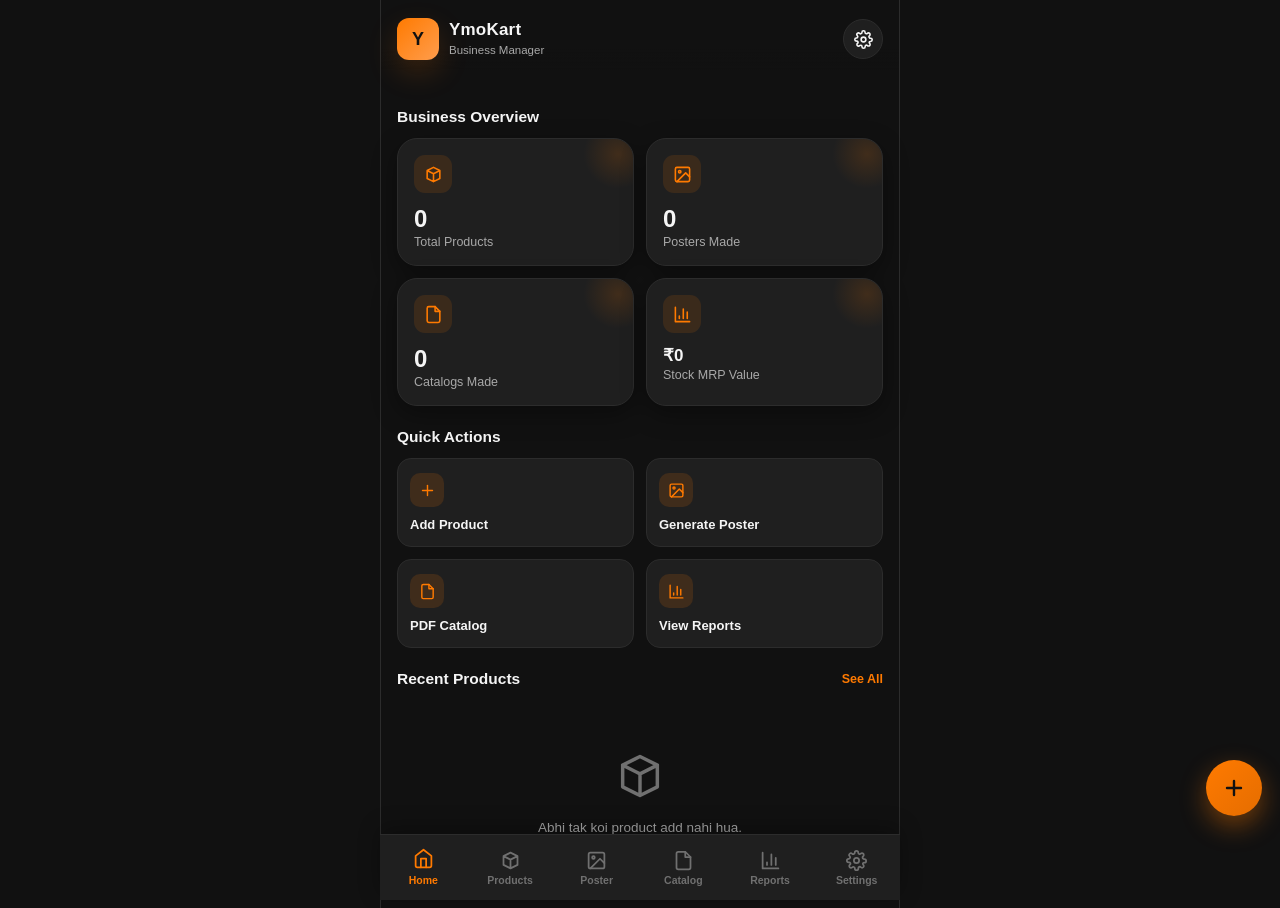
<file: index.html>
<!DOCTYPE html>
<html lang="en">
<head>
<meta charset="UTF-8">
<meta name="viewport" content="width=device-width, initial-scale=1.0, maximum-scale=1.0, viewport-fit=cover">
<title>YmoKart Business Manager</title>
<link rel="icon" type="image/svg+xml" href="assets/icons/app-icon.svg">
<link rel="stylesheet" href="style.css">
</head>
<body>
<div class="app">

  <!-- ===== Header ===== -->
  <div class="header">
    <div class="header-row">
      <div class="brand">
        <div class="brand-logo">Y</div>
        <div class="brand-text">
          <h1>YmoKart</h1>
          <span>Business Manager</span>
        </div>
      </div>
      <a href="settings.html" class="header-icon-btn" aria-label="Settings">
        <svg viewBox="0 0 24 24" fill="none" stroke-width="2" stroke-linecap="round" stroke-linejoin="round">
          <circle cx="12" cy="12" r="3"></circle>
          <path d="M19.4 15a1.65 1.65 0 00.33 1.82l.06.06a2 2 0 11-2.83 2.83l-.06-.06a1.65 1.65 0 00-1.82-.33 1.65 1.65 0 00-1 1.51V21a2 2 0 01-4 0v-.09A1.65 1.65 0 009 19.4a1.65 1.65 0 00-1.82.33l-.06.06a2 2 0 11-2.83-2.83l.06-.06A1.65 1.65 0 005 15a1.65 1.65 0 00-1.51-1H3a2 2 0 010-4h.09A1.65 1.65 0 004.6 9a1.65 1.65 0 00-.33-1.82l-.06-.06a2 2 0 112.83-2.83l.06.06A1.65 1.65 0 009 4.6a1.65 1.65 0 001-1.51V3a2 2 0 014 0v.09a1.65 1.65 0 001 1.51 1.65 1.65 0 001.82-.33l.06-.06a2 2 0 112.83 2.83l-.06.06A1.65 1.65 0 0019 9c.11.36.3.68.6.95.3.27.66.44 1.05.5H21a2 2 0 010 4h-.09a1.65 1.65 0 00-1.51 1z"></path>
        </svg>
      </a>
    </div>
  </div>

  <div class="page">

    <!-- ===== Overview Stats ===== -->
    <div class="section-heading">
      <h2>Business Overview</h2>
    </div>
    <div class="stats-grid">
      <div class="stat-card">
        <div class="icon-badge">
          <svg viewBox="0 0 24 24" fill="none" stroke-width="2" stroke-linecap="round" stroke-linejoin="round"><path d="M20 7l-8-4-8 4m16 0l-8 4m8-4v10l-8 4m0-10L4 7m8 4v10M4 7v10l8 4"></path></svg>
        </div>
        <div class="stat-value" id="statTotalProducts">0</div>
        <div class="stat-label">Total Products</div>
      </div>
      <div class="stat-card">
        <div class="icon-badge">
          <svg viewBox="0 0 24 24" fill="none" stroke-width="2" stroke-linecap="round" stroke-linejoin="round"><rect x="3" y="3" width="18" height="18" rx="2"></rect><circle cx="8.5" cy="8.5" r="1.5"></circle><path d="M21 15l-5-5L5 21"></path></svg>
        </div>
        <div class="stat-value" id="statPosters">0</div>
        <div class="stat-label">Posters Made</div>
      </div>
      <div class="stat-card">
        <div class="icon-badge">
          <svg viewBox="0 0 24 24" fill="none" stroke-width="2" stroke-linecap="round" stroke-linejoin="round"><path d="M14 2H6a2 2 0 00-2 2v16a2 2 0 002 2h12a2 2 0 002-2V8z"></path><path d="M14 2v6h6"></path></svg>
        </div>
        <div class="stat-value" id="statCatalog">0</div>
        <div class="stat-label">Catalogs Made</div>
      </div>
      <div class="stat-card">
        <div class="icon-badge">
          <svg viewBox="0 0 24 24" fill="none" stroke-width="2" stroke-linecap="round" stroke-linejoin="round"><path d="M3 3v18h18"></path><path d="M18 17V9M13 17V5M8 17v-3"></path></svg>
        </div>
        <div class="stat-value" id="statReportsValue" style="font-size:17px;">₹0</div>
        <div class="stat-label">Stock MRP Value</div>
      </div>
    </div>

    <!-- ===== Quick Actions ===== -->
    <div class="section-heading">
      <h2>Quick Actions</h2>
    </div>
    <div class="quick-actions">
      <a href="products.html?new=1" class="quick-action">
        <div class="qa-icon">
          <svg viewBox="0 0 24 24" fill="none" stroke-width="2" stroke-linecap="round" stroke-linejoin="round"><line x1="12" y1="5" x2="12" y2="19"></line><line x1="5" y1="12" x2="19" y2="12"></line></svg>
        </div>
        <span>Add Product</span>
      </a>
      <a href="poster.html" class="quick-action">
        <div class="qa-icon">
          <svg viewBox="0 0 24 24" fill="none" stroke-width="2" stroke-linecap="round" stroke-linejoin="round"><rect x="3" y="3" width="18" height="18" rx="2"></rect><circle cx="8.5" cy="8.5" r="1.5"></circle><path d="M21 15l-5-5L5 21"></path></svg>
        </div>
        <span>Generate Poster</span>
      </a>
      <a href="catalog.html" class="quick-action">
        <div class="qa-icon">
          <svg viewBox="0 0 24 24" fill="none" stroke-width="2" stroke-linecap="round" stroke-linejoin="round"><path d="M14 2H6a2 2 0 00-2 2v16a2 2 0 002 2h12a2 2 0 002-2V8z"></path><path d="M14 2v6h6"></path></svg>
        </div>
        <span>PDF Catalog</span>
      </a>
      <a href="reports.html" class="quick-action">
        <div class="qa-icon">
          <svg viewBox="0 0 24 24" fill="none" stroke-width="2" stroke-linecap="round" stroke-linejoin="round"><path d="M3 3v18h18"></path><path d="M18 17V9M13 17V5M8 17v-3"></path></svg>
        </div>
        <span>View Reports</span>
      </a>
    </div>

    <!-- ===== Recent Products ===== -->
    <div class="section-heading">
      <h2>Recent Products</h2>
      <a href="products.html">See All</a>
    </div>
    <div id="recentProductsList" class="product-list"></div>

  </div>

  <!-- ===== FAB ===== -->
  <a href="products.html?new=1" class="fab" aria-label="Add Product">
    <svg viewBox="0 0 24 24" fill="none" stroke-width="2.4" stroke-linecap="round" stroke-linejoin="round"><line x1="12" y1="5" x2="12" y2="19"></line><line x1="5" y1="12" x2="19" y2="12"></line></svg>
  </a>

  <!-- ===== Bottom Navigation ===== -->
  <nav class="bottom-nav">
    <a href="index.html" class="nav-item" data-page="index.html">
      <svg viewBox="0 0 24 24" fill="none" stroke-width="2" stroke-linecap="round" stroke-linejoin="round"><path d="M3 9l9-7 9 7v11a2 2 0 01-2 2H5a2 2 0 01-2-2z"></path><path d="M9 22V12h6v10"></path></svg>
      <span>Home</span>
    </a>
    <a href="products.html" class="nav-item" data-page="products.html">
      <svg viewBox="0 0 24 24" fill="none" stroke-width="2" stroke-linecap="round" stroke-linejoin="round"><path d="M20 7l-8-4-8 4m16 0l-8 4m8-4v10l-8 4m0-10L4 7m8 4v10M4 7v10l8 4"></path></svg>
      <span>Products</span>
    </a>
    <a href="poster.html" class="nav-item" data-page="poster.html">
      <svg viewBox="0 0 24 24" fill="none" stroke-width="2" stroke-linecap="round" stroke-linejoin="round"><rect x="3" y="3" width="18" height="18" rx="2"></rect><circle cx="8.5" cy="8.5" r="1.5"></circle><path d="M21 15l-5-5L5 21"></path></svg>
      <span>Poster</span>
    </a>
    <a href="catalog.html" class="nav-item" data-page="catalog.html">
      <svg viewBox="0 0 24 24" fill="none" stroke-width="2" stroke-linecap="round" stroke-linejoin="round"><path d="M14 2H6a2 2 0 00-2 2v16a2 2 0 002 2h12a2 2 0 002-2V8z"></path><path d="M14 2v6h6"></path></svg>
      <span>Catalog</span>
    </a>
    <a href="reports.html" class="nav-item" data-page="reports.html">
      <svg viewBox="0 0 24 24" fill="none" stroke-width="2" stroke-linecap="round" stroke-linejoin="round"><path d="M3 3v18h18"></path><path d="M18 17V9M13 17V5M8 17v-3"></path></svg>
      <span>Reports</span>
    </a>
    <a href="settings.html" class="nav-item" data-page="settings.html">
      <svg viewBox="0 0 24 24" fill="none" stroke-width="2" stroke-linecap="round" stroke-linejoin="round"><circle cx="12" cy="12" r="3"></circle><path d="M19.4 15a1.65 1.65 0 00.33 1.82l.06.06a2 2 0 11-2.83 2.83l-.06-.06a1.65 1.65 0 00-1.82-.33 1.65 1.65 0 00-1 1.51V21a2 2 0 01-4 0v-.09A1.65 1.65 0 009 19.4a1.65 1.65 0 00-1.82.33l-.06.06a2 2 0 11-2.83-2.83l.06-.06A1.65 1.65 0 005 15a1.65 1.65 0 00-1.51-1H3a2 2 0 010-4h.09A1.65 1.65 0 004.6 9a1.65 1.65 0 00-.33-1.82l-.06-.06a2 2 0 112.83-2.83l.06.06A1.65 1.65 0 009 4.6a1.65 1.65 0 001-1.51V3a2 2 0 014 0v.09a1.65 1.65 0 001 1.51 1.65 1.65 0 001.82-.33l.06-.06a2 2 0 112.83 2.83l-.06.06A1.65 1.65 0 0019 9c.11.36.3.68.6.95.3.27.66.44 1.05.5H21a2 2 0 010 4h-.09a1.65 1.65 0 00-1.51 1z"></path></svg>
      <span>Settings</span>
    </a>
  </nav>

</div>

<script src="storage.js"></script>
<script src="app.js"></script>
</body>
</html>
</file>
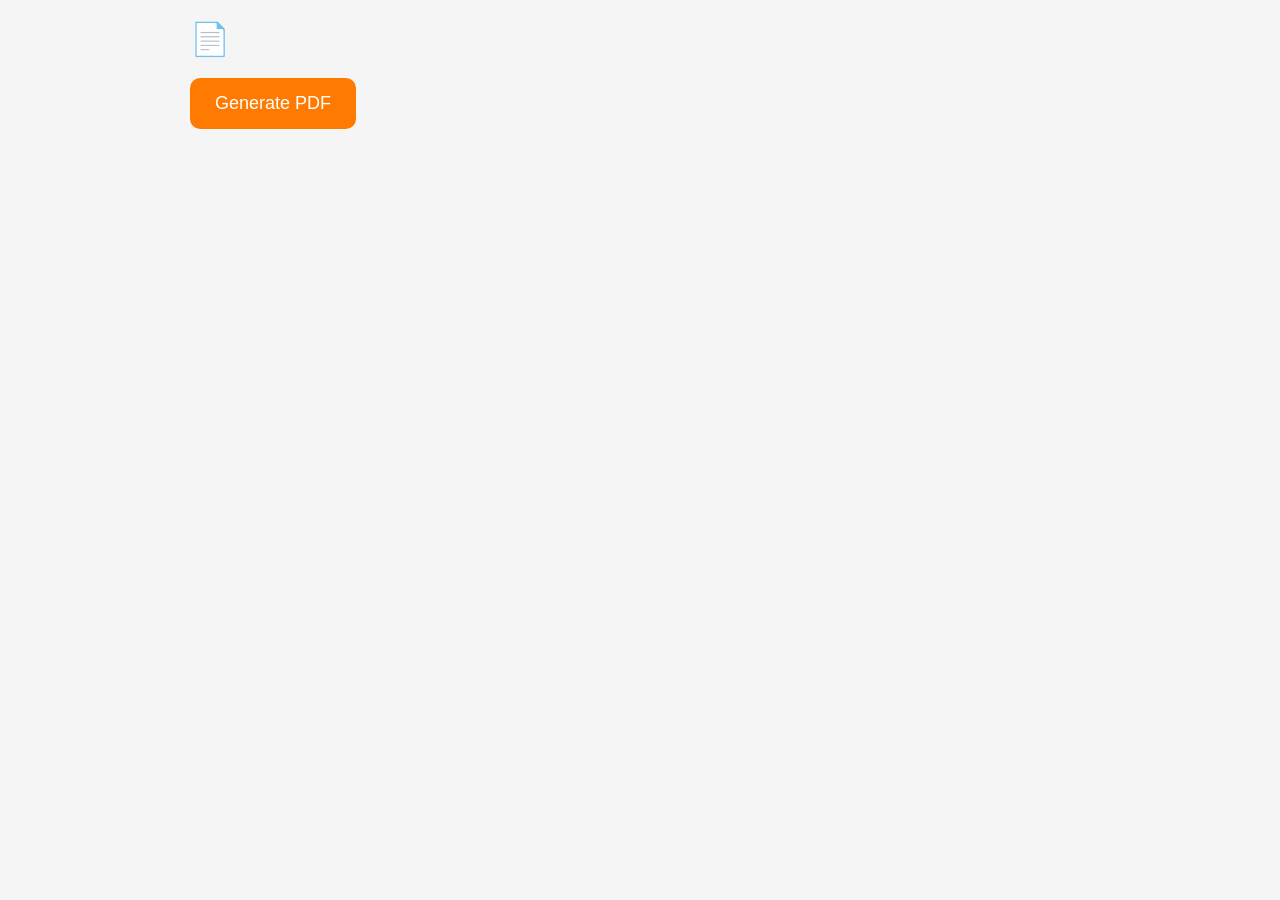
<file: catalog.html>
<!DOCTYPE html>
<html lang="en">
<head>
<meta charset="UTF-8">
<meta name="viewport" content="width=device-width, initial-scale=1.0">
<title>PDF Catalog</title>

<link rel="stylesheet" href="style.css">

<style>
body{
background:#f5f5f5;
font-family:Arial,sans-serif;
padding:20px;
}

.container{
max-width:900px;
margin:auto;
}

h1{
margin-bottom:20px;
}

button{
background:#ff7a00;
color:#fff;
border:none;
padding:15px 25px;
border-radius:10px;
font-size:18px;
cursor:pointer;
}

.product{
background:#fff;
padding:15px;
margin-top:15px;
border-radius:12px;
box-shadow:0 4px 15px rgba(0,0,0,.1);
}
</style>

</head>

<body>

<div class="container">

<h1>📄 PDF Catalog</h1>

<button onclick="alert('PDF Generator Coming Next Update')">
Generate PDF
</button>

<div id="products"></div>

</div>

<script>

let products=JSON.parse(localStorage.getItem("products"))||[];

let html="";

products.forEach(function(p){

html+=`
<div class="product">

<h2>${p.name||"Product"}</h2>

<p>Brand : ${p.brand||""}</p>

<p>Art : ${p.art||""}</p>

<p>MRP : ₹${p.mrp||0}</p>

</div>
`;

});

document.getElementById("products").innerHTML=html;

</script>

</body>
</html>
</file>
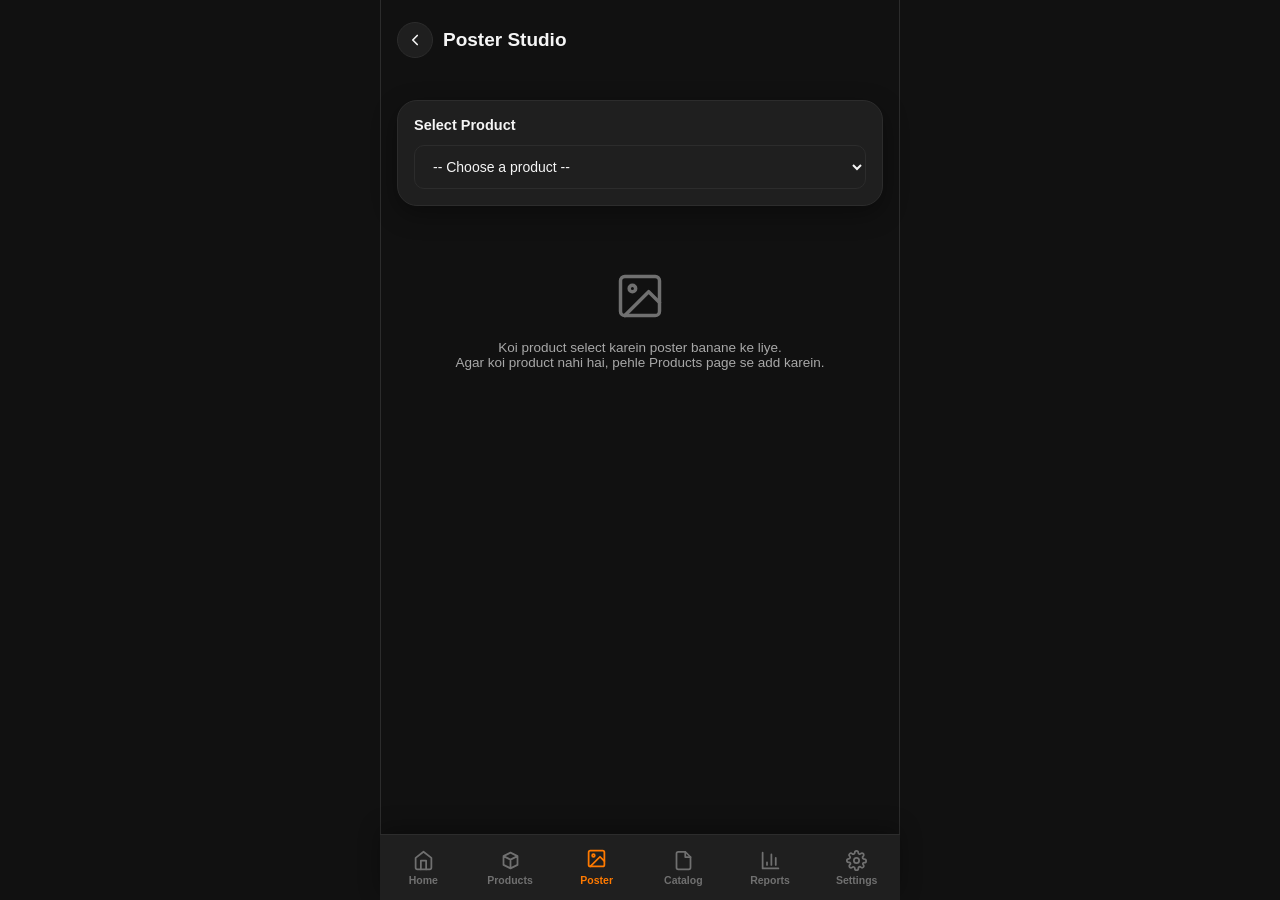
<file: poster.html>
<!DOCTYPE html>
<html lang="en">
<head>
<meta charset="UTF-8">
<meta name="viewport" content="width=device-width, initial-scale=1.0, maximum-scale=1.0, viewport-fit=cover">
<title>Poster Studio — YmoKart Business Manager</title>
<link rel="icon" type="image/svg+xml" href="assets/icons/app-icon.svg">
<link rel="stylesheet" href="style.css">
</head>
<body>
<div class="app">

  <div class="header">
    <div class="page-title-row">
      <a href="index.html" class="back-btn">
        <svg viewBox="0 0 24 24" fill="none" stroke-width="2.2" stroke-linecap="round" stroke-linejoin="round"><path d="M15 18l-6-6 6-6"></path></svg>
      </a>
      <h1>Poster Studio</h1>
    </div>
  </div>

  <div class="page">

    <div class="card">
      <h3>Select Product</h3>
      <select id="productSelect" class="form-control">
        <option value="">-- Choose a product --</option>
      </select>
    </div>

    <div id="noProductState" class="empty-state hidden">
      <svg viewBox="0 0 24 24" fill="none" stroke-width="1.6" stroke-linecap="round" stroke-linejoin="round"><rect x="3" y="3" width="18" height="18" rx="2"></rect><circle cx="8.5" cy="8.5" r="1.5"></circle><path d="M21 15l-5-5L5 21"></path></svg>
      <p>Koi product select karein poster banane ke liye.<br>Agar koi product nahi hai, pehle Products page se add karein.</p>
    </div>

    <div id="posterArea" class="hidden">
      <div class="poster-preview-wrap">
        <canvas id="posterCanvas" width="800" height="1000"></canvas>
      </div>

      <button id="generateBtn" class="btn btn-outline mb-8">
        <svg viewBox="0 0 24 24" fill="none" stroke-width="2" stroke-linecap="round" stroke-linejoin="round"><path d="M21 12a9 9 0 11-3-6.7"></path><path d="M21 3v6h-6"></path></svg>
        Regenerate Poster
      </button>
      <button id="downloadBtn" class="btn btn-primary">
        <svg viewBox="0 0 24 24" fill="none" stroke-width="2" stroke-linecap="round" stroke-linejoin="round"><path d="M21 15v4a2 2 0 01-2 2H5a2 2 0 01-2-2v-4"></path><path d="M7 10l5 5 5-5"></path><path d="M12 15V3"></path></svg>
        Download PNG
      </button>
    </div>

  </div>

  <!-- ===== Bottom Navigation ===== -->
  <nav class="bottom-nav">
    <a href="index.html" class="nav-item" data-page="index.html">
      <svg viewBox="0 0 24 24" fill="none" stroke-width="2" stroke-linecap="round" stroke-linejoin="round"><path d="M3 9l9-7 9 7v11a2 2 0 01-2 2H5a2 2 0 01-2-2z"></path><path d="M9 22V12h6v10"></path></svg>
      <span>Home</span>
    </a>
    <a href="products.html" class="nav-item" data-page="products.html">
      <svg viewBox="0 0 24 24" fill="none" stroke-width="2" stroke-linecap="round" stroke-linejoin="round"><path d="M20 7l-8-4-8 4m16 0l-8 4m8-4v10l-8 4m0-10L4 7m8 4v10M4 7v10l8 4"></path></svg>
      <span>Products</span>
    </a>
    <a href="poster.html" class="nav-item" data-page="poster.html">
      <svg viewBox="0 0 24 24" fill="none" stroke-width="2" stroke-linecap="round" stroke-linejoin="round"><rect x="3" y="3" width="18" height="18" rx="2"></rect><circle cx="8.5" cy="8.5" r="1.5"></circle><path d="M21 15l-5-5L5 21"></path></svg>
      <span>Poster</span>
    </a>
    <a href="catalog.html" class="nav-item" data-page="catalog.html">
      <svg viewBox="0 0 24 24" fill="none" stroke-width="2" stroke-linecap="round" stroke-linejoin="round"><path d="M14 2H6a2 2 0 00-2 2v16a2 2 0 002 2h12a2 2 0 002-2V8z"></path><path d="M14 2v6h6"></path></svg>
      <span>Catalog</span>
    </a>
    <a href="reports.html" class="nav-item" data-page="reports.html">
      <svg viewBox="0 0 24 24" fill="none" stroke-width="2" stroke-linecap="round" stroke-linejoin="round"><path d="M3 3v18h18"></path><path d="M18 17V9M13 17V5M8 17v-3"></path></svg>
      <span>Reports</span>
    </a>
    <a href="settings.html" class="nav-item" data-page="settings.html">
      <svg viewBox="0 0 24 24" fill="none" stroke-width="2" stroke-linecap="round" stroke-linejoin="round"><circle cx="12" cy="12" r="3"></circle><path d="M19.4 15a1.65 1.65 0 00.33 1.82l.06.06a2 2 0 11-2.83 2.83l-.06-.06a1.65 1.65 0 00-1.82-.33 1.65 1.65 0 00-1 1.51V21a2 2 0 01-4 0v-.09A1.65 1.65 0 009 19.4a1.65 1.65 0 00-1.82.33l-.06.06a2 2 0 11-2.83-2.83l.06-.06A1.65 1.65 0 005 15a1.65 1.65 0 00-1.51-1H3a2 2 0 010-4h.09A1.65 1.65 0 004.6 9a1.65 1.65 0 00-.33-1.82l-.06-.06a2 2 0 112.83-2.83l.06.06A1.65 1.65 0 009 4.6a1.65 1.65 0 001-1.51V3a2 2 0 014 0v.09a1.65 1.65 0 001 1.51 1.65 1.65 0 001.82-.33l.06-.06a2 2 0 112.83 2.83l-.06.06A1.65 1.65 0 0019 9c.11.36.3.68.6.95.3.27.66.44 1.05.5H21a2 2 0 010 4h-.09a1.65 1.65 0 00-1.51 1z"></path></svg>
      <span>Settings</span>
    </a>
  </nav>

</div>

<script src="storage.js"></script>
<script src="app.js"></script>
<script>
/* =========================================================
   Poster Studio — canvas based premium poster generator
   ========================================================= */

const productSelect = document.getElementById('productSelect');
const posterArea = document.getElementById('posterArea');
const noProductState = document.getElementById('noProductState');
const canvas = document.getElementById('posterCanvas');
const ctx = canvas.getContext('2d');
let posterProducts = [];

function loadProductOptions(){
  posterProducts = DB.getProducts();
  if(posterProducts.length === 0){
    noProductState.classList.remove('hidden');
    posterArea.classList.add('hidden');
    return;
  }
  productSelect.innerHTML = '<option value="">-- Choose a product --</option>' +
    posterProducts.map(p => `<option value="${p.id}">${escapeHTML(p.name)} (${escapeHTML(p.art || '-')})</option>`).join('');
}

function roundRect(c, x, y, w, h, r){
  c.beginPath();
  c.moveTo(x + r, y);
  c.arcTo(x + w, y, x + w, y + h, r);
  c.arcTo(x + w, y + h, x, y + h, r);
  c.arcTo(x, y + h, x, y, r);
  c.arcTo(x, y, x + w, y, r);
  c.closePath();
}

function loadImage(src){
  return new Promise((resolve, reject) => {
    const img = new Image();
    img.onload = () => resolve(img);
    img.onerror = reject;
    img.src = src;
  });
}

async function drawPoster(product){
  const W = canvas.width, H = canvas.height;

  // Premium beige background with subtle gradient
  const bgGrad = ctx.createLinearGradient(0, 0, 0, H);
  bgGrad.addColorStop(0, '#f7efe1');
  bgGrad.addColorStop(1, '#efe3cd');
  ctx.fillStyle = bgGrad;
  ctx.fillRect(0, 0, W, H);

  // Decorative orange corner accent
  ctx.fillStyle = '#ff7a00';
  roundRect(ctx, 0, 0, 220, 10, 5);
  ctx.fill();

  // Brand header
  ctx.fillStyle = '#1c1c1c';
  ctx.font = '700 34px Segoe UI, Arial, sans-serif';
  ctx.textAlign = 'left';
  ctx.fillText(product.brand || 'YmoKart', 50, 90);
  ctx.fillStyle = '#ff7a00';
  ctx.font = '600 20px Segoe UI, Arial, sans-serif';
  ctx.fillText('PREMIUM COLLECTION', 50, 122);

  // Product image card with soft shadow
  const cardX = 90, cardY = 170, cardW = W - 180, cardH = 460;
  ctx.save();
  ctx.shadowColor = 'rgba(0,0,0,0.25)';
  ctx.shadowBlur = 40;
  ctx.shadowOffsetY = 18;
  ctx.fillStyle = '#ffffff';
  roundRect(ctx, cardX, cardY, cardW, cardH, 28);
  ctx.fill();
  ctx.restore();

  if(product.image){
    try{
      const img = await loadImage(product.image);
      const pad = 30;
      const boxW = cardW - pad * 2, boxH = cardH - pad * 2;
      const scale = Math.min(boxW / img.width, boxH / img.height);
      const dw = img.width * scale, dh = img.height * scale;
      const dx = cardX + (cardW - dw) / 2;
      const dy = cardY + (cardH - dh) / 2;
      ctx.save();
      roundRect(ctx, cardX + 8, cardY + 8, cardW - 16, cardH - 16, 22);
      ctx.clip();
      ctx.drawImage(img, dx, dy, dw, dh);
      ctx.restore();
    }catch(e){
      ctx.fillStyle = '#999';
      ctx.font = '20px Segoe UI, Arial, sans-serif';
      ctx.textAlign = 'center';
      ctx.fillText('Image not available', cardX + cardW / 2, cardY + cardH / 2);
      ctx.textAlign = 'left';
    }
  }

  // Product name
  ctx.fillStyle = '#1c1c1c';
  ctx.font = '700 30px Segoe UI, Arial, sans-serif';
  ctx.textAlign = 'left';
  wrapText(ctx, product.name || 'Product', 50, 690, W - 100, 36);

  // Detail chips row (ART / Color / Size)
  const chips = [
    { label: 'ART', value: product.art || '-' },
    { label: 'Color', value: product.color || '-' },
    { label: 'Size', value: product.size || '-' }
  ];
  let chipX = 50;
  const chipY = 730;
  chips.forEach(chip => {
    ctx.font = '600 16px Segoe UI, Arial, sans-serif';
    const label = `${chip.label}: `;
    const value = chip.value;
    const text = label + value;
    const textWidth = ctx.measureText(text).width + 40;
    ctx.fillStyle = 'rgba(28,28,28,0.06)';
    roundRect(ctx, chipX, chipY, textWidth, 44, 22);
    ctx.fill();
    ctx.fillStyle = '#1c1c1c';
    ctx.fillText(text, chipX + 20, chipY + 28);
    chipX += textWidth + 12;
  });

  // MRP price tag banner
  const bannerY = 820;
  ctx.fillStyle = '#ff7a00';
  roundRect(ctx, 50, bannerY, W - 100, 100, 22);
  ctx.fill();
  ctx.fillStyle = '#ffffff';
  ctx.font = '600 20px Segoe UI, Arial, sans-serif';
  ctx.fillText('M.R.P.', 76, bannerY + 40);
  ctx.font = '800 44px Segoe UI, Arial, sans-serif';
  ctx.fillText(formatINR(product.mrp), 76, bannerY + 82);

  // Footer tagline
  ctx.fillStyle = '#7a6f5c';
  ctx.font = '500 16px Segoe UI, Arial, sans-serif';
  ctx.textAlign = 'center';
  ctx.fillText('Powered by YmoKart Business Manager', W / 2, H - 30);
  ctx.textAlign = 'left';
}

function wrapText(c, text, x, y, maxWidth, lineHeight){
  const words = text.split(' ');
  let line = '';
  let curY = y;
  let lines = 0;
  for(let n = 0; n < words.length && lines < 2; n++){
    const testLine = line + words[n] + ' ';
    if(c.measureText(testLine).width > maxWidth && n > 0){
      c.fillText(line, x, curY);
      line = words[n] + ' ';
      curY += lineHeight;
      lines++;
    }else{
      line = testLine;
    }
  }
  c.fillText(line, x, curY);
}

async function generatePoster(){
  const id = productSelect.value;
  if(!id){
    showToast('Pehle product select karein', 'error');
    return;
  }
  const product = DB.getProductById(id);
  if(!product) return;
  await drawPoster(product);
  posterArea.classList.remove('hidden');
}

document.getElementById('generateBtn').addEventListener('click', generatePoster);
productSelect.addEventListener('change', generatePoster);

document.getElementById('downloadBtn').addEventListener('click', () => {
  const id = productSelect.value;
  if(!id){
    showToast('Pehle poster generate karein', 'error');
    return;
  }
  const product = DB.getProductById(id);
  const link = document.createElement('a');
  const safeName = (product?.name || 'poster').replace(/[^a-z0-9]/gi, '_').toLowerCase();
  link.download = `ymokart-poster-${safeName}.png`;
  link.href = canvas.toDataURL('image/png');
  link.click();
  DB.incrementStat('postersGenerated');
  showToast('Poster download ho gaya ✔');
});

loadProductOptions();
</script>
</body>
</html>
</file>
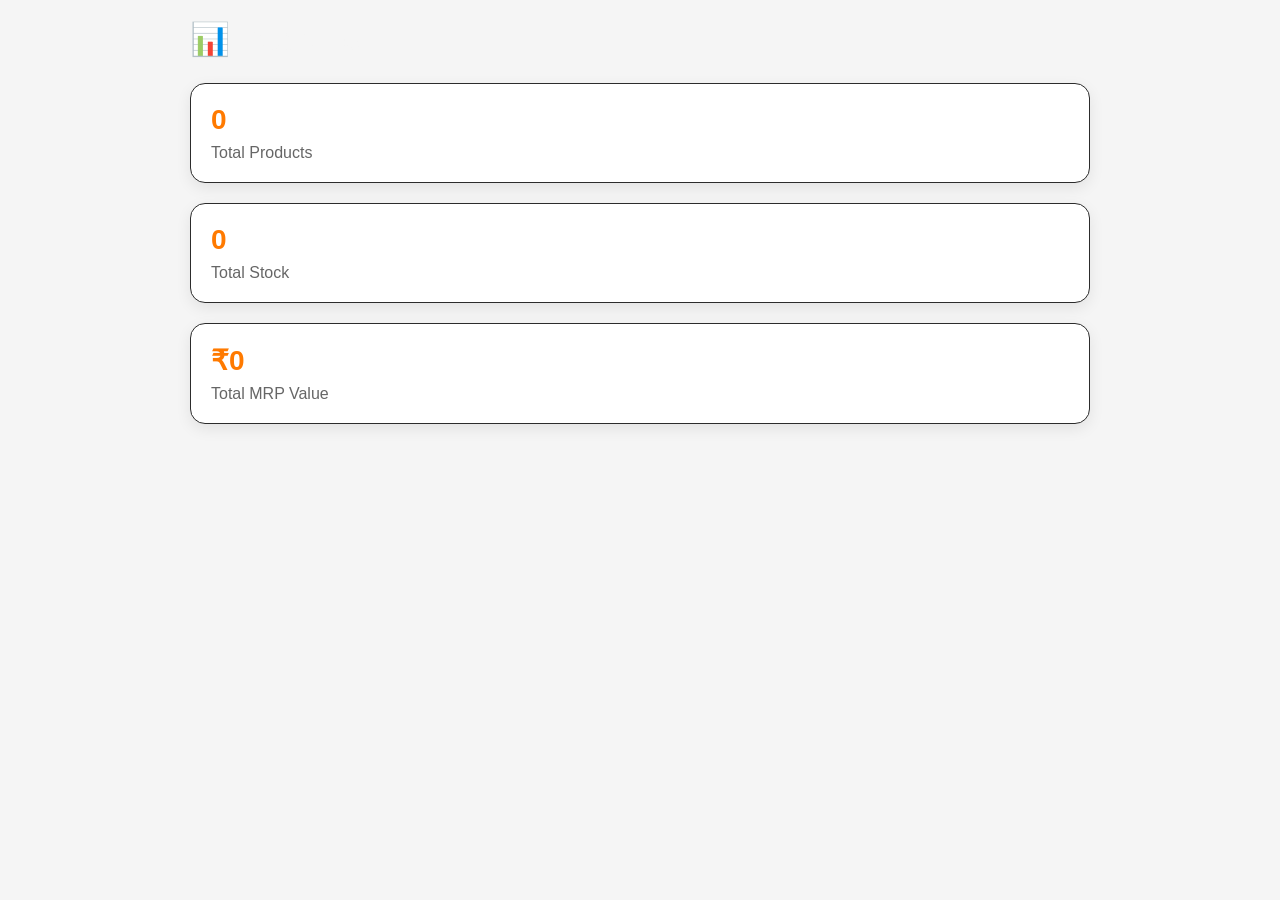
<file: reports.html>
<!DOCTYPE html>
<html lang="en">
<head>
<meta charset="UTF-8">
<meta name="viewport" content="width=device-width,initial-scale=1.0">
<title>Reports</title>

<link rel="stylesheet" href="style.css">

<style>
body{
background:#f5f5f5;
font-family:Arial,sans-serif;
padding:20px;
}

.container{
max-width:900px;
margin:auto;
}

.card{
background:#fff;
padding:20px;
border-radius:15px;
margin-bottom:20px;
box-shadow:0 5px 15px rgba(0,0,0,.08);
}

h1{
margin-bottom:25px;
}

.value{
font-size:28px;
font-weight:bold;
color:#ff7a00;
}

.small{
color:#666;
margin-top:8px;
}
</style>

</head>

<body>

<div class="container">

<h1>📊 Reports</h1>

<div class="card">
<div class="value" id="totalProducts">0</div>
<div class="small">Total Products</div>
</div>

<div class="card">
<div class="value" id="totalStock">0</div>
<div class="small">Total Stock</div>
</div>

<div class="card">
<div class="value" id="totalMRP">₹0</div>
<div class="small">Total MRP Value</div>
</div>

</div>

<script>

let products=JSON.parse(localStorage.getItem("products"))||[];

let stock=0;
let mrp=0;

products.forEach(function(p){

stock+=Number(p.stock||0);

mrp+=Number(p.mrp||0);

});

document.getElementById("totalProducts").innerHTML=products.length;
document.getElementById("totalStock").innerHTML=stock;
document.getElementById("totalMRP").innerHTML="₹"+mrp;

</script>

</body>
                                     </html>
</file>
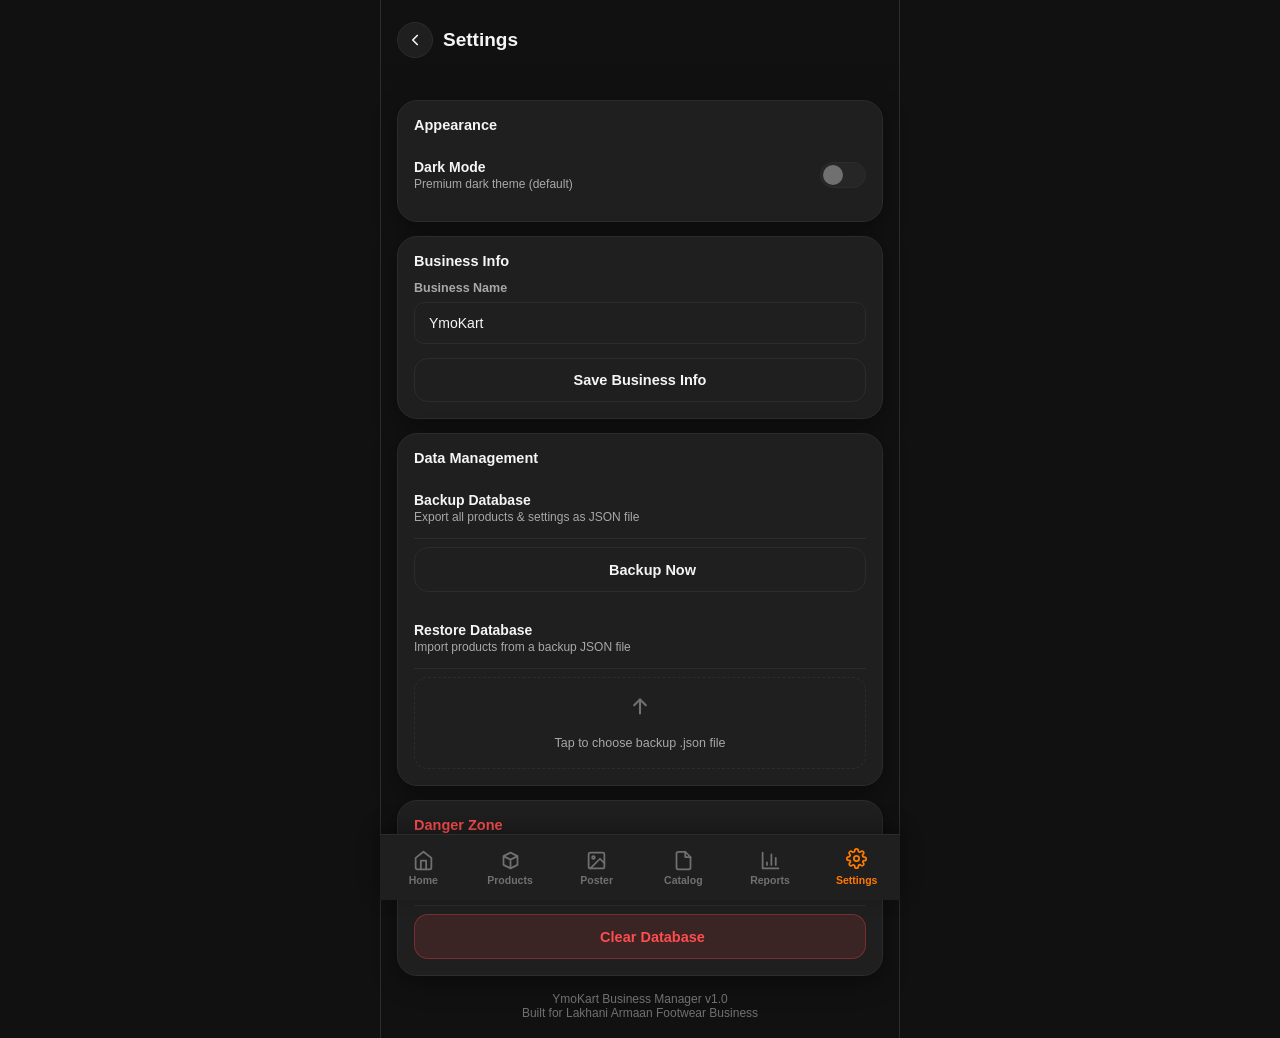
<file: settings.html>
<!DOCTYPE html>
<html lang="en">
<head>
<meta charset="UTF-8">
<meta name="viewport" content="width=device-width, initial-scale=1.0, maximum-scale=1.0, viewport-fit=cover">
<title>Settings — YmoKart Business Manager</title>
<link rel="icon" type="image/svg+xml" href="assets/icons/app-icon.svg">
<link rel="stylesheet" href="style.css">
</head>
<body>
<div class="app">

  <div class="header">
    <div class="page-title-row">
      <a href="index.html" class="back-btn">
        <svg viewBox="0 0 24 24" fill="none" stroke-width="2.2" stroke-linecap="round" stroke-linejoin="round"><path d="M15 18l-6-6 6-6"></path></svg>
      </a>
      <h1>Settings</h1>
    </div>
  </div>

  <div class="page">

    <div class="card">
      <h3>Appearance</h3>
      <div class="settings-row">
        <div>
          <div class="label">Dark Mode</div>
          <div class="desc">Premium dark theme (default)</div>
        </div>
        <div class="switch" id="themeSwitch"></div>
      </div>
    </div>

    <div class="card">
      <h3>Business Info</h3>
      <div class="form-group">
        <label>Business Name</label>
        <input type="text" id="businessNameInput" class="form-control" placeholder="YmoKart">
      </div>
      <button class="btn btn-outline" id="saveBusinessInfoBtn">Save Business Info</button>
    </div>

    <div class="card">
      <h3>Data Management</h3>
      <div class="settings-row">
        <div>
          <div class="label">Backup Database</div>
          <div class="desc">Export all products & settings as JSON file</div>
        </div>
      </div>
      <button class="btn btn-outline mt-8" id="backupBtn">
        <svg viewBox="0 0 24 24" fill="none" stroke-width="2" stroke-linecap="round" stroke-linejoin="round"><path d="M21 15v4a2 2 0 01-2 2H5a2 2 0 01-2-2v-4"></path><path d="M7 10l5 5 5-5"></path><path d="M12 15V3"></path></svg>
        Backup Now
      </button>

      <div class="settings-row mt-16">
        <div>
          <div class="label">Restore Database</div>
          <div class="desc">Import products from a backup JSON file</div>
        </div>
      </div>
      <div class="image-upload mt-8">
        <svg viewBox="0 0 24 24" fill="none" stroke-width="1.8" stroke-linecap="round" stroke-linejoin="round"><path d="M17 8l-5-5-5 5"></path><path d="M12 3v12"></path></svg>
        <p>Tap to choose backup .json file</p>
        <input type="file" id="restoreInput" accept="application/json">
      </div>
    </div>

    <div class="card">
      <h3 style="color:var(--danger);">Danger Zone</h3>
      <div class="settings-row">
        <div>
          <div class="label">Clear Database</div>
          <div class="desc">Delete all products & stats permanently</div>
        </div>
      </div>
      <button class="btn btn-danger mt-8" id="clearDbBtn">
        <svg viewBox="0 0 24 24" fill="none" stroke-width="2" stroke-linecap="round" stroke-linejoin="round"><path d="M3 6h18"></path><path d="M8 6V4a2 2 0 012-2h4a2 2 0 012 2v2m3 0l-1 14a2 2 0 01-2 2H7a2 2 0 01-2-2L4 6h16z"></path></svg>
        Clear Database
      </button>
    </div>

    <div class="text-center mt-16" style="color:var(--text-faint);font-size:12px;padding-bottom:10px;">
      YmoKart Business Manager v1.0<br>Built for Lakhani Armaan Footwear Business
    </div>

  </div>

  <!-- ===== Bottom Navigation ===== -->
  <nav class="bottom-nav">
    <a href="index.html" class="nav-item" data-page="index.html">
      <svg viewBox="0 0 24 24" fill="none" stroke-width="2" stroke-linecap="round" stroke-linejoin="round"><path d="M3 9l9-7 9 7v11a2 2 0 01-2 2H5a2 2 0 01-2-2z"></path><path d="M9 22V12h6v10"></path></svg>
      <span>Home</span>
    </a>
    <a href="products.html" class="nav-item" data-page="products.html">
      <svg viewBox="0 0 24 24" fill="none" stroke-width="2" stroke-linecap="round" stroke-linejoin="round"><path d="M20 7l-8-4-8 4m16 0l-8 4m8-4v10l-8 4m0-10L4 7m8 4v10M4 7v10l8 4"></path></svg>
      <span>Products</span>
    </a>
    <a href="poster.html" class="nav-item" data-page="poster.html">
      <svg viewBox="0 0 24 24" fill="none" stroke-width="2" stroke-linecap="round" stroke-linejoin="round"><rect x="3" y="3" width="18" height="18" rx="2"></rect><circle cx="8.5" cy="8.5" r="1.5"></circle><path d="M21 15l-5-5L5 21"></path></svg>
      <span>Poster</span>
    </a>
    <a href="catalog.html" class="nav-item" data-page="catalog.html">
      <svg viewBox="0 0 24 24" fill="none" stroke-width="2" stroke-linecap="round" stroke-linejoin="round"><path d="M14 2H6a2 2 0 00-2 2v16a2 2 0 002 2h12a2 2 0 002-2V8z"></path><path d="M14 2v6h6"></path></svg>
      <span>Catalog</span>
    </a>
    <a href="reports.html" class="nav-item" data-page="reports.html">
      <svg viewBox="0 0 24 24" fill="none" stroke-width="2" stroke-linecap="round" stroke-linejoin="round"><path d="M3 3v18h18"></path><path d="M18 17V9M13 17V5M8 17v-3"></path></svg>
      <span>Reports</span>
    </a>
    <a href="settings.html" class="nav-item" data-page="settings.html">
      <svg viewBox="0 0 24 24" fill="none" stroke-width="2" stroke-linecap="round" stroke-linejoin="round"><circle cx="12" cy="12" r="3"></circle><path d="M19.4 15a1.65 1.65 0 00.33 1.82l.06.06a2 2 0 11-2.83 2.83l-.06-.06a1.65 1.65 0 00-1.82-.33 1.65 1.65 0 00-1 1.51V21a2 2 0 01-4 0v-.09A1.65 1.65 0 009 19.4a1.65 1.65 0 00-1.82.33l-.06.06a2 2 0 11-2.83-2.83l.06-.06A1.65 1.65 0 005 15a1.65 1.65 0 00-1.51-1H3a2 2 0 010-4h.09A1.65 1.65 0 004.6 9a1.65 1.65 0 00-.33-1.82l-.06-.06a2 2 0 112.83-2.83l.06.06A1.65 1.65 0 009 4.6a1.65 1.65 0 001-1.51V3a2 2 0 014 0v.09a1.65 1.65 0 001 1.51 1.65 1.65 0 001.82-.33l.06-.06a2 2 0 112.83 2.83l-.06.06A1.65 1.65 0 0019 9c.11.36.3.68.6.95.3.27.66.44 1.05.5H21a2 2 0 010 4h-.09a1.65 1.65 0 00-1.51 1z"></path></svg>
      <span>Settings</span>
    </a>
  </nav>

</div>

<script src="storage.js"></script>
<script src="app.js"></script>
<script>
/* =========================================================
   Settings — theme, business info, backup/restore, clear DB
   ========================================================= */

const themeSwitch = document.getElementById('themeSwitch');
const businessNameInput = document.getElementById('businessNameInput');

function initSettingsPage(){
  const settings = DB.getSettings();
  if(settings.theme === 'light'){
    themeSwitch.classList.add('on');
  }else{
    themeSwitch.classList.remove('on');
  }
  businessNameInput.value = settings.businessName || 'YmoKart';
}

themeSwitch.addEventListener('click', () => {
  const next = toggleTheme();
  themeSwitch.classList.toggle('on', next === 'light');
});

document.getElementById('saveBusinessInfoBtn').addEventListener('click', () => {
  DB.saveSettings({ businessName: businessNameInput.value.trim() || 'YmoKart' });
  showToast('Business info save ho gaya ✔');
});

document.getElementById('backupBtn').addEventListener('click', backupDatabase);

document.getElementById('restoreInput').addEventListener('change', (e) => {
  const file = e.target.files[0];
  if(!file) return;
  restoreDatabase(file);
});

document.getElementById('clearDbBtn').addEventListener('click', clearDatabase);

initSettingsPage();
</script>
</body>
</html>
</file>
<file: style.css>
/* =========================================================
   YmoKart Business Manager — style.css
   Premium Dark UI — Mobile First Responsive
   ========================================================= */

:root{
  --color-primary:#ff7a00;
  --color-primary-dark:#e56d00;
  --color-primary-light:#ff9a3d;
  --bg:#111111;
  --card:#1f1f1f;
  --card-alt:#262626;
  --border:#2c2c2c;
  --text:#f5f5f5;
  --text-dim:#a8a8a8;
  --text-faint:#707070;
  --success:#2ecc71;
  --danger:#ff4d4f;
  --warning:#ffc542;
  --radius-lg:20px;
  --radius-md:14px;
  --radius-sm:10px;
  --shadow-soft:0 8px 24px rgba(0,0,0,.35);
  --shadow-pop:0 12px 30px rgba(255,122,0,.18);
  --nav-height:66px;
  --header-height:64px;
  --transition:all .25s cubic-bezier(.4,0,.2,1);
}

body.theme-light{
  --bg:#f2f2f5;
  --card:#ffffff;
  --card-alt:#f6f6f8;
  --border:#e4e4e8;
  --text:#191919;
  --text-dim:#5c5c5c;
  --text-faint:#9a9a9a;
  --shadow-soft:0 8px 24px rgba(0,0,0,.08);
}

*{box-sizing:border-box;margin:0;padding:0;}

html,body{height:100%;-webkit-tap-highlight-color:transparent;}

body{
  background:var(--bg);
  color:var(--text);
  font-family:'Segoe UI',Roboto,'Helvetica Neue',Arial,sans-serif;
  overflow-x:hidden;
  transition:background .3s ease,color .3s ease;
  padding-bottom:calc(var(--nav-height) + 14px);
}

img{max-width:100%;display:block;}
a{color:inherit;text-decoration:none;}
button{font-family:inherit;cursor:pointer;border:none;background:none;color:inherit;}
input,select,textarea{font-family:inherit;}

::-webkit-scrollbar{width:6px;height:6px;}
::-webkit-scrollbar-thumb{background:var(--border);border-radius:10px;}

/* ============ LAYOUT ============ */
.app{max-width:520px;margin:0 auto;min-height:100vh;position:relative;}
.page{padding:16px 16px 8px;animation:fadeInUp .35s ease both;}

@keyframes fadeInUp{from{opacity:0;transform:translateY(14px);}to{opacity:1;transform:translateY(0);}}
@keyframes fadeIn{from{opacity:0;}to{opacity:1;}}
@keyframes popIn{from{opacity:0;transform:scale(.92);}to{opacity:1;transform:scale(1);}}
@keyframes spin{to{transform:rotate(360deg);}}

/* ============ HEADER ============ */
.header{
  position:sticky;top:0;z-index:20;
  background:linear-gradient(180deg,var(--bg) 70%,transparent);
  padding:18px 16px 10px;max-width:520px;margin:0 auto;
}
.header-row{display:flex;align-items:center;justify-content:space-between;}
.brand{display:flex;align-items:center;gap:10px;}
.brand-logo{
  width:42px;height:42px;border-radius:12px;
  background:linear-gradient(135deg,var(--color-primary),#ff9d4d);
  display:flex;align-items:center;justify-content:center;
  font-weight:800;font-size:18px;color:#111;box-shadow:var(--shadow-pop);
}
.brand-text h1{font-size:17px;font-weight:700;letter-spacing:.2px;}
.brand-text span{font-size:11.5px;color:var(--text-dim);}
.header-icon-btn{
  width:40px;height:40px;border-radius:50%;background:var(--card);
  display:flex;align-items:center;justify-content:center;
  border:1px solid var(--border);transition:var(--transition);
}
.header-icon-btn:active{transform:scale(.9);}
.header-icon-btn svg{width:19px;height:19px;stroke:var(--text);}

.page-title-row{display:flex;align-items:center;gap:10px;padding:4px 0 16px;}
.page-title-row h1{font-size:19px;font-weight:700;}
.back-btn{
  width:36px;height:36px;border-radius:50%;background:var(--card);
  border:1px solid var(--border);display:flex;align-items:center;justify-content:center;flex-shrink:0;
}
.back-btn svg{width:18px;height:18px;stroke:var(--text);}

/* ============ CARDS / GRID ============ */
.stats-grid{display:grid;grid-template-columns:1fr 1fr;gap:12px;margin-bottom:18px;}
.stat-card{
  background:var(--card);border:1px solid var(--border);border-radius:var(--radius-lg);
  padding:16px;position:relative;overflow:hidden;box-shadow:var(--shadow-soft);
  transition:var(--transition);animation:popIn .35s ease both;
}
.stat-card:active{transform:scale(.97);}
.stat-card .icon-badge{
  width:38px;height:38px;border-radius:11px;background:rgba(255,122,0,.12);
  display:flex;align-items:center;justify-content:center;margin-bottom:12px;
}
.stat-card .icon-badge svg{width:19px;height:19px;stroke:var(--color-primary);}
.stat-card .stat-value{font-size:24px;font-weight:800;margin-bottom:2px;}
.stat-card .stat-label{font-size:12.5px;color:var(--text-dim);}
.stat-card::after{
  content:"";position:absolute;right:-20px;top:-20px;width:70px;height:70px;border-radius:50%;
  background:radial-gradient(circle,rgba(255,122,0,.15),transparent 70%);
}

.section-heading{display:flex;align-items:center;justify-content:space-between;margin:22px 0 12px;}
.section-heading h2{font-size:15.5px;font-weight:700;}
.section-heading a{font-size:12.5px;color:var(--color-primary);font-weight:600;}

.quick-actions{display:grid;grid-template-columns:repeat(2,1fr);gap:12px;}
.quick-action{
  background:var(--card);border:1px solid var(--border);border-radius:var(--radius-md);
  padding:14px 12px;display:flex;flex-direction:column;gap:10px;
  transition:var(--transition);animation:popIn .4s ease both;
}
.quick-action:active{transform:scale(.96);background:var(--card-alt);}
.quick-action .qa-icon{
  width:34px;height:34px;border-radius:10px;background:rgba(255,122,0,.14);
  display:flex;align-items:center;justify-content:center;
}
.quick-action .qa-icon svg{width:17px;height:17px;stroke:var(--color-primary);}
.quick-action span{font-size:13px;font-weight:600;}

/* ============ BUTTONS ============ */
.btn{
  display:inline-flex;align-items:center;justify-content:center;gap:8px;
  padding:13px 18px;border-radius:var(--radius-md);font-size:14.5px;font-weight:700;
  transition:var(--transition);width:100%;
}
.btn svg{width:17px;height:17px;}
.btn-primary{
  background:linear-gradient(135deg,var(--color-primary),var(--color-primary-dark));
  color:#111;box-shadow:0 8px 20px rgba(255,122,0,.28);
}
.btn-primary:active{transform:scale(.97);}
.btn-outline{background:transparent;border:1.5px solid var(--border);color:var(--text);}
.btn-outline:active{background:var(--card-alt);}
.btn-danger{background:rgba(255,77,79,.12);color:var(--danger);border:1.5px solid rgba(255,77,79,.3);}
.btn-sm{padding:9px 14px;font-size:13px;width:auto;}
.btn-block{width:100%;}
.btn:disabled{opacity:.5;pointer-events:none;}

.fab{
  position:fixed;right:18px;bottom:calc(var(--nav-height) + 18px);
  width:56px;height:56px;border-radius:50%;
  background:linear-gradient(135deg,var(--color-primary),var(--color-primary-dark));
  display:flex;align-items:center;justify-content:center;
  box-shadow:0 10px 26px rgba(255,122,0,.4);z-index:30;max-width:520px;margin:0 auto;
  transition:var(--transition);
}
.fab:active{transform:scale(.92);}
.fab svg{width:24px;height:24px;stroke:#111;}

/* ============ BOTTOM NAV ============ */
.bottom-nav{
  position:fixed;bottom:0;left:0;right:0;max-width:520px;margin:0 auto;
  background:var(--card);border-top:1px solid var(--border);
  display:flex;height:var(--nav-height);z-index:40;box-shadow:0 -6px 20px rgba(0,0,0,.3);
}
.nav-item{
  flex:1;display:flex;flex-direction:column;align-items:center;justify-content:center;
  gap:3px;color:var(--text-faint);transition:var(--transition);
}
.nav-item svg{width:21px;height:21px;stroke:currentColor;transition:var(--transition);}
.nav-item span{font-size:10.5px;font-weight:600;}
.nav-item.active{color:var(--color-primary);}
.nav-item.active svg{transform:translateY(-2px);}
.nav-item:active{transform:scale(.9);}

/* ============ SEARCH BAR ============ */
.search-bar{
  display:flex;align-items:center;gap:10px;background:var(--card);
  border:1px solid var(--border);border-radius:var(--radius-md);padding:12px 14px;margin-bottom:16px;
}
.search-bar svg{width:18px;height:18px;stroke:var(--text-faint);flex-shrink:0;}
.search-bar input{background:transparent;border:none;outline:none;color:var(--text);font-size:14px;width:100%;}
.search-bar input::placeholder{color:var(--text-faint);}

/* ============ PRODUCT CARDS ============ */
.product-list{display:flex;flex-direction:column;gap:12px;}
.product-card{
  background:var(--card);border:1px solid var(--border);border-radius:var(--radius-md);
  padding:12px;display:flex;gap:12px;animation:popIn .3s ease both;transition:var(--transition);
}
.product-card:active{background:var(--card-alt);}
.product-thumb{
  width:76px;height:76px;border-radius:12px;background:var(--card-alt);overflow:hidden;
  flex-shrink:0;display:flex;align-items:center;justify-content:center;
}
.product-thumb img{width:100%;height:100%;object-fit:cover;}
.product-thumb svg{width:26px;height:26px;stroke:var(--text-faint);}
.product-info{flex:1;min-width:0;}
.product-info h3{font-size:14.5px;font-weight:700;margin-bottom:3px;white-space:nowrap;overflow:hidden;text-overflow:ellipsis;}
.product-info .meta{font-size:12px;color:var(--text-dim);margin-bottom:6px;}
.product-info .tags{display:flex;gap:6px;flex-wrap:wrap;margin-bottom:6px;}
.tag{font-size:10.5px;font-weight:600;padding:3px 8px;border-radius:6px;background:var(--card-alt);color:var(--text-dim);}
.price-row{display:flex;align-items:center;gap:10px;}
.price-row .mrp{font-size:13px;color:var(--text-faint);text-decoration:line-through;}
.price-row .dealer{font-size:15px;font-weight:800;color:var(--color-primary);}
.stock-badge{font-size:11px;font-weight:700;padding:2px 8px;border-radius:20px;margin-left:auto;}
.stock-badge.in{background:rgba(46,204,113,.14);color:var(--success);}
.stock-badge.low{background:rgba(255,197,66,.14);color:var(--warning);}
.stock-badge.out{background:rgba(255,77,79,.14);color:var(--danger);}
.product-actions{display:flex;flex-direction:column;gap:8px;}
.icon-btn{width:32px;height:32px;border-radius:9px;background:var(--card-alt);display:flex;align-items:center;justify-content:center;}
.icon-btn svg{width:15px;height:15px;stroke:var(--text-dim);}
.icon-btn.edit svg{stroke:var(--color-primary);}
.icon-btn.delete svg{stroke:var(--danger);}
.icon-btn:active{transform:scale(.9);}

/* ============ FORMS ============ */
.form-group{margin-bottom:14px;}
.form-group label{display:block;font-size:12.5px;font-weight:600;color:var(--text-dim);margin-bottom:7px;}
.form-control{
  width:100%;background:var(--card);border:1.5px solid var(--border);border-radius:var(--radius-sm);
  padding:12px 14px;color:var(--text);font-size:14px;outline:none;transition:var(--transition);
}
.form-control:focus{border-color:var(--color-primary);}
textarea.form-control{resize:vertical;min-height:80px;}
.form-row{display:grid;grid-template-columns:1fr 1fr;gap:12px;}

.image-upload{
  border:1.5px dashed var(--border);border-radius:var(--radius-md);padding:18px;text-align:center;
  cursor:pointer;background:var(--card);transition:var(--transition);position:relative;overflow:hidden;
}
.image-upload:active{border-color:var(--color-primary);}
.image-upload svg{width:28px;height:28px;stroke:var(--text-faint);margin-bottom:8px;}
.image-upload p{font-size:12.5px;color:var(--text-dim);}
.image-upload input[type=file]{position:absolute;inset:0;opacity:0;cursor:pointer;}
.image-preview-box{
  width:100%;height:180px;border-radius:var(--radius-md);overflow:hidden;background:var(--card-alt);
  display:flex;align-items:center;justify-content:center;
}
.image-preview-box img{width:100%;height:100%;object-fit:contain;}

/* ============ CARD / PANEL ============ */
.card{background:var(--card);border:1px solid var(--border);border-radius:var(--radius-lg);padding:16px;margin-bottom:14px;box-shadow:var(--shadow-soft);}
.card h3{font-size:14.5px;font-weight:700;margin-bottom:12px;}

.settings-row{display:flex;align-items:center;justify-content:space-between;padding:14px 0;border-bottom:1px solid var(--border);}
.settings-row:last-child{border-bottom:none;}
.settings-row .label{font-size:14px;font-weight:600;}
.settings-row .desc{font-size:12px;color:var(--text-dim);margin-top:2px;}

.switch{width:46px;height:26px;border-radius:20px;background:var(--card-alt);border:1px solid var(--border);position:relative;transition:var(--transition);flex-shrink:0;}
.switch::after{content:"";position:absolute;width:20px;height:20px;border-radius:50%;background:var(--text-faint);top:2px;left:2px;transition:var(--transition);}
.switch.on{background:rgba(255,122,0,.25);border-color:var(--color-primary);}
.switch.on::after{transform:translateX(20px);background:var(--color-primary);}

/* ============ EMPTY STATE ============ */
.empty-state{text-align:center;padding:50px 20px;color:var(--text-dim);}
.empty-state svg{width:52px;height:52px;stroke:var(--text-faint);margin-bottom:14px;}
.empty-state p{font-size:13.5px;}

/* ============ TOAST ============ */
.toast{
  position:fixed;bottom:calc(var(--nav-height) + 20px);left:50%;
  transform:translateX(-50%) translateY(20px);background:var(--card-alt);border:1px solid var(--border);
  color:var(--text);padding:12px 20px;border-radius:12px;font-size:13.5px;font-weight:600;
  box-shadow:0 10px 26px rgba(0,0,0,.4);z-index:100;opacity:0;pointer-events:none;
  transition:all .3s ease;display:flex;align-items:center;gap:8px;max-width:90%;
}
.toast svg{width:16px;height:16px;flex-shrink:0;}
.toast.success svg{stroke:var(--success);}
.toast.error svg{stroke:var(--danger);}
.toast.show{opacity:1;transform:translateX(-50%) translateY(0);}

/* ============ MODAL ============ */
.modal-overlay{
  position:fixed;inset:0;background:rgba(0,0,0,.6);display:flex;align-items:flex-end;justify-content:center;
  z-index:200;opacity:0;pointer-events:none;transition:opacity .25s ease;
}
.modal-overlay.show{opacity:1;pointer-events:auto;}
.modal-box{
  background:var(--card);width:100%;max-width:520px;border-radius:22px 22px 0 0;padding:22px;
  transform:translateY(30px);transition:transform .3s ease;border:1px solid var(--border);border-bottom:none;
}
.modal-overlay.show .modal-box{transform:translateY(0);}
.modal-box h3{font-size:16px;font-weight:700;margin-bottom:8px;}
.modal-box p{font-size:13px;color:var(--text-dim);margin-bottom:18px;}
.modal-actions{display:flex;gap:10px;}
.modal-actions .btn{flex:1;}

/* ============ POSTER ============ */
.poster-preview-wrap{
  background:var(--card);border:1px solid var(--border);border-radius:var(--radius-lg);
  padding:16px;display:flex;justify-content:center;margin-bottom:16px;
}
#posterCanvas{width:100%;max-width:360px;border-radius:14px;box-shadow:0 10px 30px rgba(0,0,0,.4);}

/* ============ REPORTS ============ */
.bar-row{margin-bottom:14px;}
.bar-row .bar-label{display:flex;justify-content:space-between;font-size:12.5px;font-weight:600;margin-bottom:6px;color:var(--text-dim);}
.bar-track{height:9px;border-radius:20px;background:var(--card-alt);overflow:hidden;}
.bar-fill{height:100%;border-radius:20px;background:linear-gradient(90deg,var(--color-primary),var(--color-primary-light));transition:width .6s ease;}

/* ============ LOADER ============ */
.spinner{width:18px;height:18px;border:2.5px solid rgba(255,255,255,.2);border-top-color:#111;border-radius:50%;animation:spin .7s linear infinite;}

/* ============ CATALOG ============ */
.category-select-list{display:flex;flex-wrap:wrap;gap:8px;margin-bottom:16px;}
.chip{
  padding:9px 15px;border-radius:20px;background:var(--card);border:1.5px solid var(--border);
  font-size:12.5px;font-weight:600;color:var(--text-dim);transition:var(--transition);
}
.chip.active{background:rgba(255,122,0,.14);border-color:var(--color-primary);color:var(--color-primary);}

/* ============ UTILITIES ============ */
.text-center{text-align:center;}
.mt-8{margin-top:8px;}
.mt-16{margin-top:16px;}
.mb-8{margin-bottom:8px;}
.flex{display:flex;}
.flex-col{flex-direction:column;}
.gap-8{gap:8px;}
.hidden{display:none !important;}

@media (min-width:540px){
  .app{border-left:1px solid var(--border);border-right:1px solid var(--border);}
}
</file>
